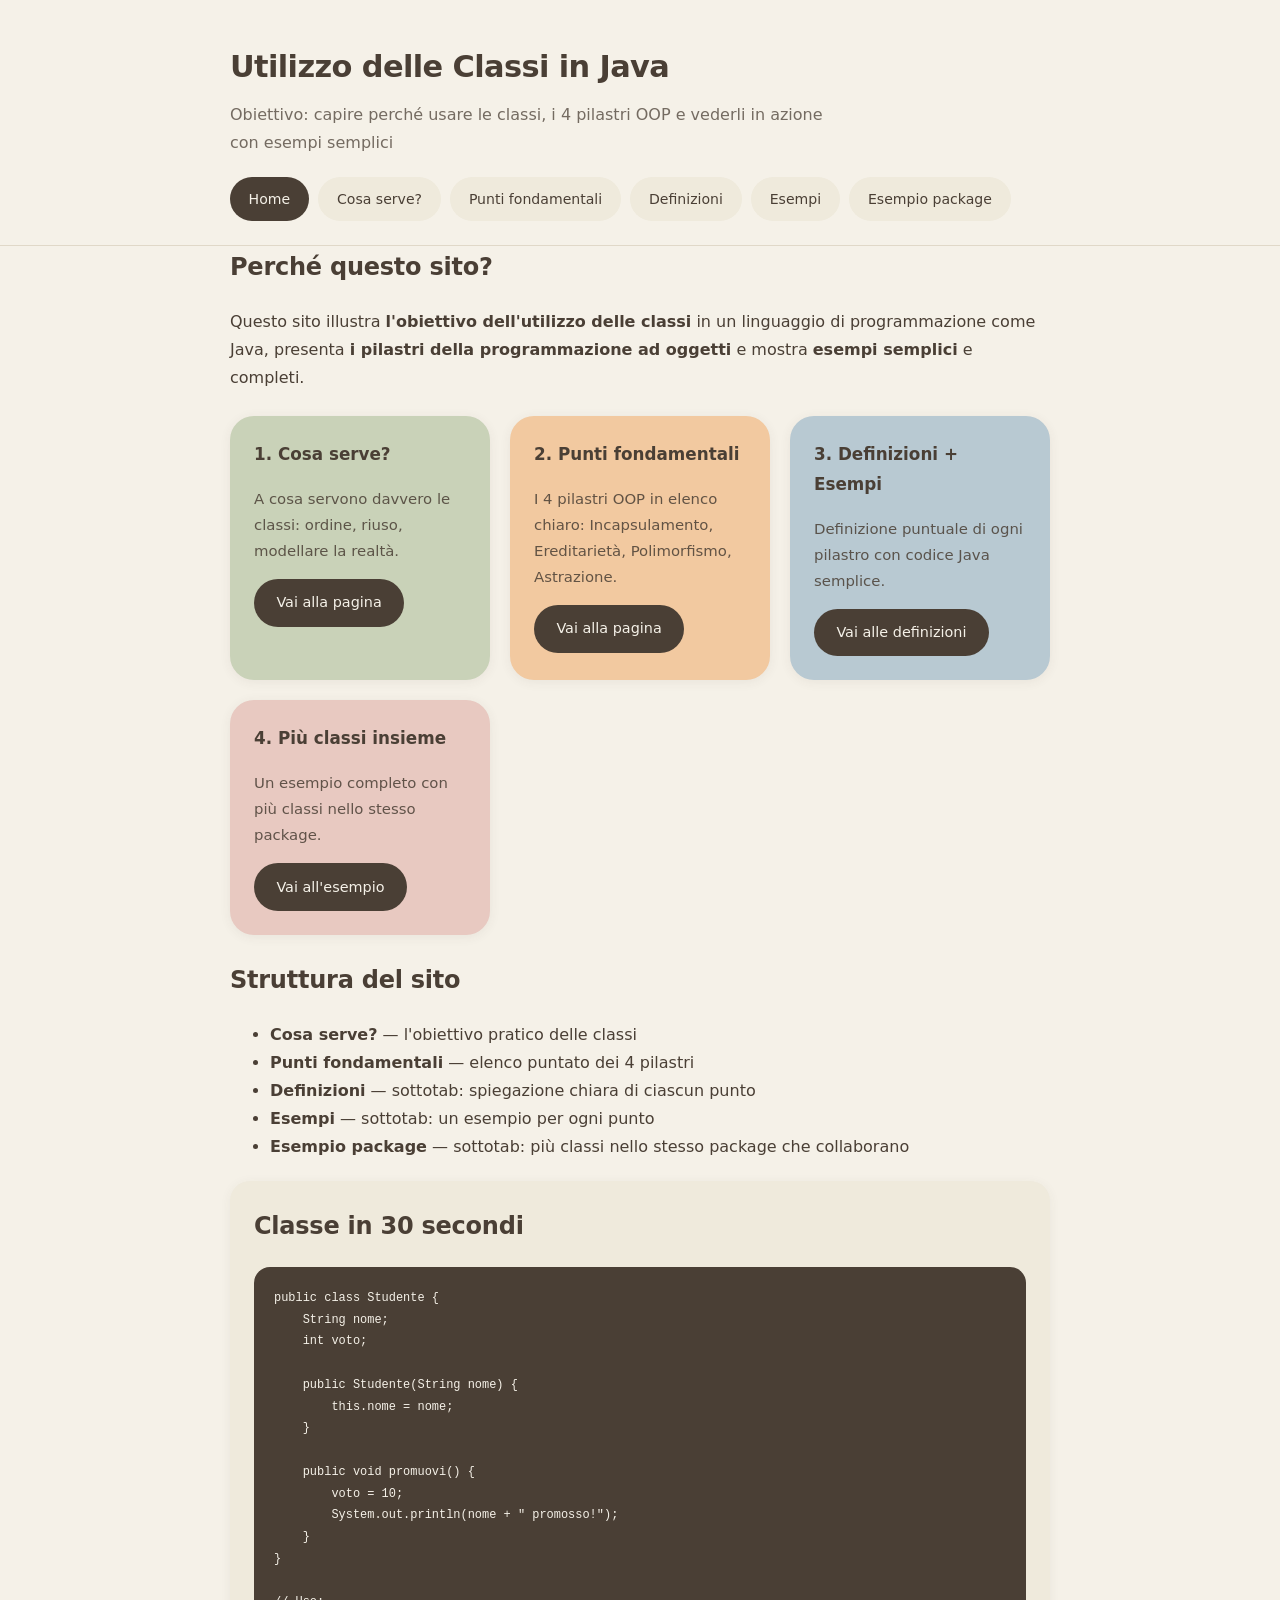
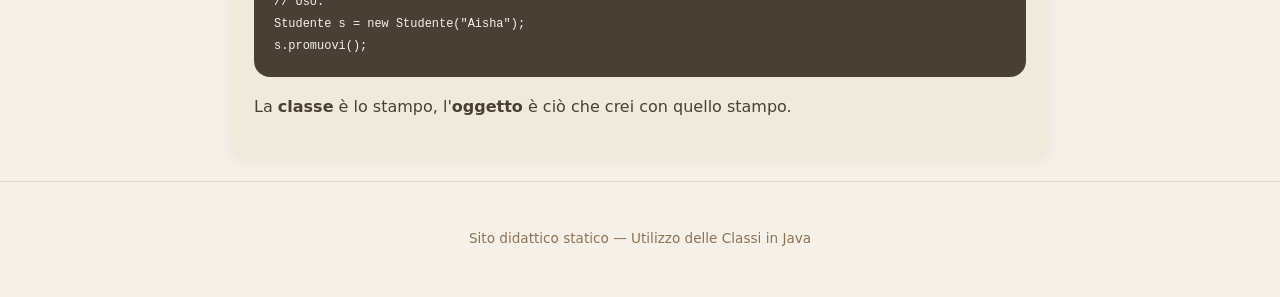
<file: index.html>
<!DOCTYPE html>
<html lang="it">
<head>
<meta charset="UTF-8">
<meta name="viewport" content="width=device-width, initial-scale=1.0">
<title>Utilizzo delle Classi in Java</title>
<link rel="stylesheet" href="css/style.css">
</head>
<body>
<header>
<div class="container">
<h1>Utilizzo delle Classi in Java</h1>
<p class="subtitle">Obiettivo: capire perché usare le classi, i 4 pilastri OOP e vederli in azione con esempi semplici</p>
<nav>
<a href="index.html" class="active">Home</a>
<a href="cosa-serve.html">Cosa serve?</a>
<a href="pilastri.html">Punti fondamentali</a>
<a href="definizioni.html">Definizioni</a>
<a href="esempi.html">Esempi</a>
<a href="esempio-package.html">Esempio package</a>
</nav>
</div>
</header>
<main class="container">
<section class="hero">
<h2>Perché questo sito?</h2>
<p>Questo sito illustra <strong>l'obiettivo dell'utilizzo delle classi</strong> in un linguaggio di programmazione come Java, presenta <strong>i pilastri della programmazione ad oggetti</strong> e mostra <strong>esempi semplici</strong> e completi.</p>
<div class="cards">
<div class="card">
<h3>1. Cosa serve?</h3>
<p>A cosa servono davvero le classi: ordine, riuso, modellare la realtà.</p>
<a class="btn" href="cosa-serve.html">Vai alla pagina</a>
</div>
<div class="card">
<h3>2. Punti fondamentali</h3>
<p>I 4 pilastri OOP in elenco chiaro: Incapsulamento, Ereditarietà, Polimorfismo, Astrazione.</p>
<a class="btn" href="pilastri.html">Vai alla pagina</a>
</div>
<div class="card">
<h3>3. Definizioni + Esempi</h3>
<p>Definizione puntuale di ogni pilastro con codice Java semplice.</p>
<a class="btn" href="definizioni.html">Vai alle definizioni</a>
</div>
<div class="card">
<h3>4. Più classi insieme</h3>
<p>Un esempio completo con più classi nello stesso package.</p>
<a class="btn" href="esempio-package.html">Vai all'esempio</a>
</div>
</div>
</section>
<section>
<h2>Struttura del sito</h2>
<ul>
<li><strong>Cosa serve?</strong> — l'obiettivo pratico delle classi</li>
<li><strong>Punti fondamentali</strong> — elenco puntato dei 4 pilastri</li>
<li><strong>Definizioni</strong> — sottotab: spiegazione chiara di ciascun punto</li>
<li><strong>Esempi</strong> — sottotab: un esempio per ogni punto</li>
<li><strong>Esempio package</strong> — sottotab: più classi nello stesso package che collaborano</li>
</ul>
</section>
<section class="box">
<h2>Classe in 30 secondi</h2>
<pre><code>public class Studente {
    String nome;
    int voto;

    public Studente(String nome) {
        this.nome = nome;
    }

    public void promuovi() {
        voto = 10;
        System.out.println(nome + " promosso!");
    }
}

// Uso:
Studente s = new Studente("Aisha");
s.promuovi();</code></pre>
<p>La <strong>classe</strong> è lo stampo, l'<strong>oggetto</strong> è ciò che crei con quello stampo.</p>
</section>
</main>
<footer>
<div class="container">
<p>Sito didattico statico — Utilizzo delle Classi in Java</p>
</div>
</footer>
<script src="js/main.js"></script>
</body>
</html>
</file>
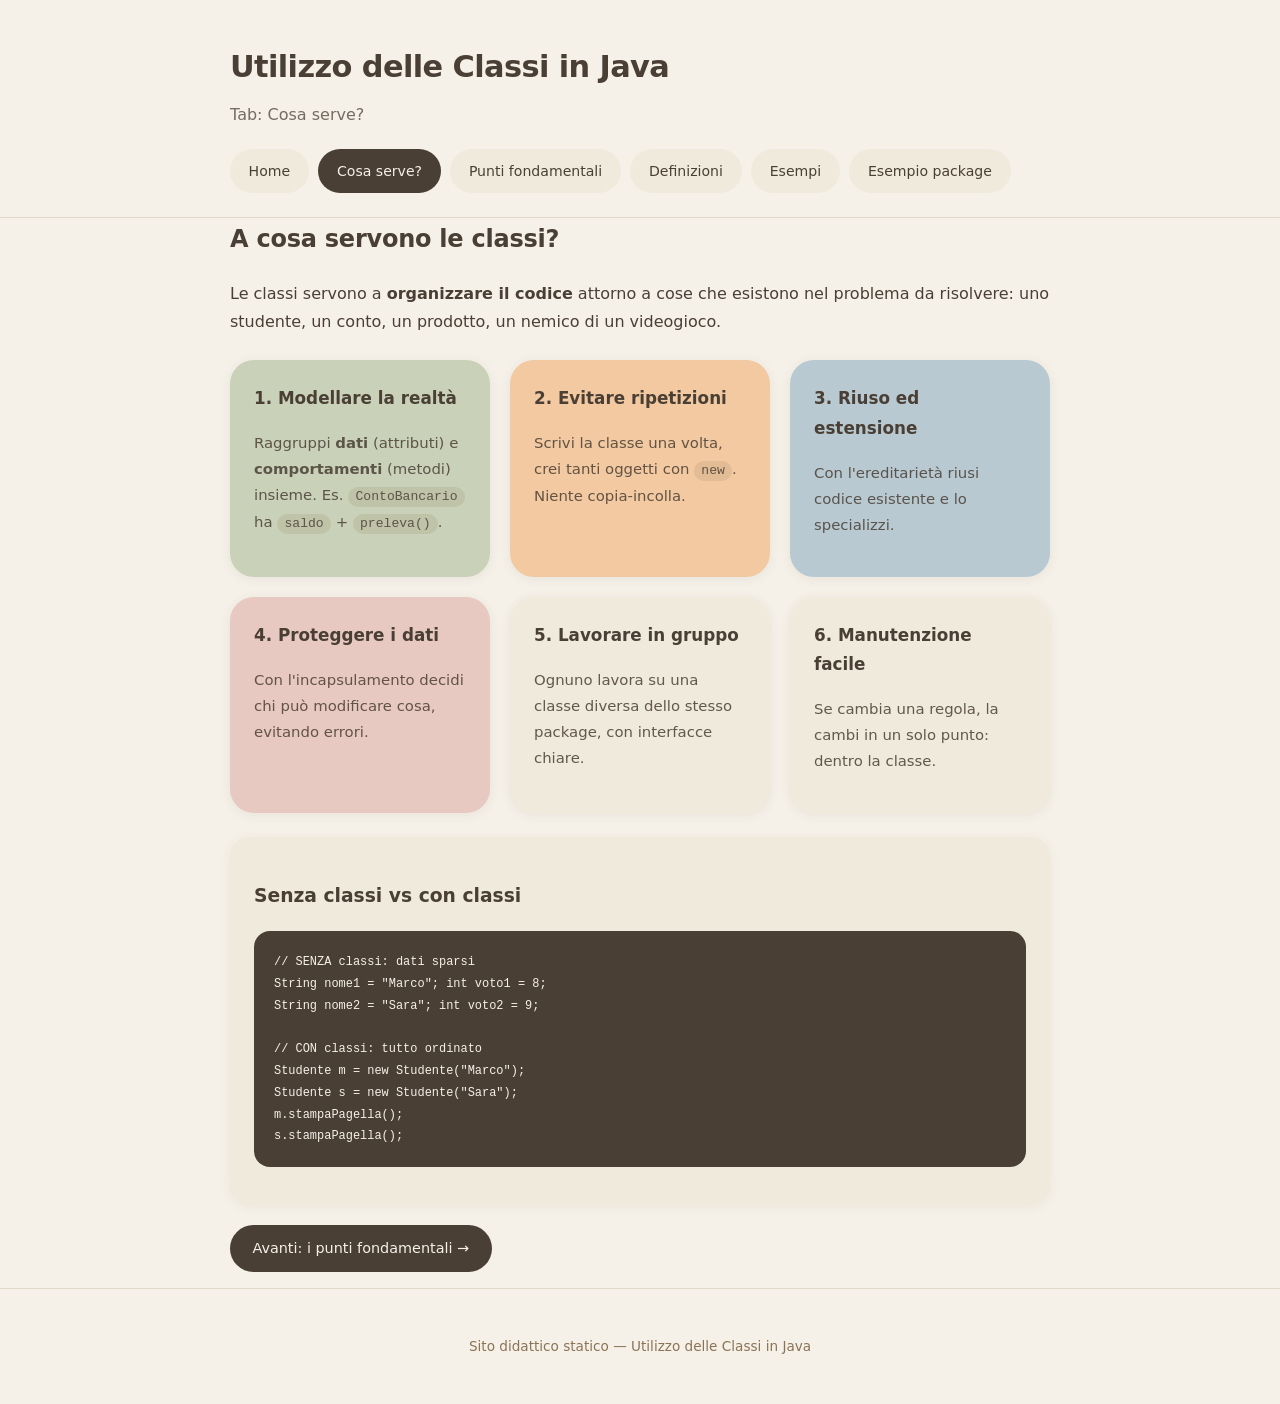
<file: cosa-serve.html>
<!DOCTYPE html>
<html lang="it">
<head>
<meta charset="UTF-8">
<meta name="viewport" content="width=device-width, initial-scale=1.0">
<title>Cosa serve? - Classi in Java</title>
<link rel="stylesheet" href="css/style.css">
</head>
<body>
<header>
<div class="container">
<h1>Utilizzo delle Classi in Java</h1>
<p class="subtitle">Tab: Cosa serve?</p>
<nav>
<a href="index.html">Home</a>
<a href="cosa-serve.html" class="active">Cosa serve?</a>
<a href="pilastri.html">Punti fondamentali</a>
<a href="definizioni.html">Definizioni</a>
<a href="esempi.html">Esempi</a>
<a href="esempio-package.html">Esempio package</a>
</nav>
</div>
</header>
<main class="container">
<h2>A cosa servono le classi?</h2>
<p>Le classi servono a <strong>organizzare il codice</strong> attorno a cose che esistono nel problema da risolvere: uno studente, un conto, un prodotto, un nemico di un videogioco.</p>
<div class="cards">
<div class="card"><h3>1. Modellare la realtà</h3><p>Raggruppi <strong>dati</strong> (attributi) e <strong>comportamenti</strong> (metodi) insieme. Es. <code>ContoBancario</code> ha <code>saldo</code> + <code>preleva()</code>.</p></div>
<div class="card"><h3>2. Evitare ripetizioni</h3><p>Scrivi la classe una volta, crei tanti oggetti con <code>new</code>. Niente copia-incolla.</p></div>
<div class="card"><h3>3. Riuso ed estensione</h3><p>Con l'ereditarietà riusi codice esistente e lo specializzi.</p></div>
<div class="card"><h3>4. Proteggere i dati</h3><p>Con l'incapsulamento decidi chi può modificare cosa, evitando errori.</p></div>
<div class="card"><h3>5. Lavorare in gruppo</h3><p>Ognuno lavora su una classe diversa dello stesso package, con interfacce chiare.</p></div>
<div class="card"><h3>6. Manutenzione facile</h3><p>Se cambia una regola, la cambi in un solo punto: dentro la classe.</p></div>
</div>
<section class="box">
<h3>Senza classi vs con classi</h3>
<pre><code>// SENZA classi: dati sparsi
String nome1 = "Marco"; int voto1 = 8;
String nome2 = "Sara"; int voto2 = 9;

// CON classi: tutto ordinato
Studente m = new Studente("Marco");
Studente s = new Studente("Sara");
m.stampaPagella();
s.stampaPagella();</code></pre>
</section>
<p><a class="btn" href="pilastri.html">Avanti: i punti fondamentali →</a></p>
</main>
<footer><div class="container"><p>Sito didattico statico — Utilizzo delle Classi in Java</p></div></footer>
<script src="js/main.js"></script>
</body>
</html>
</file>
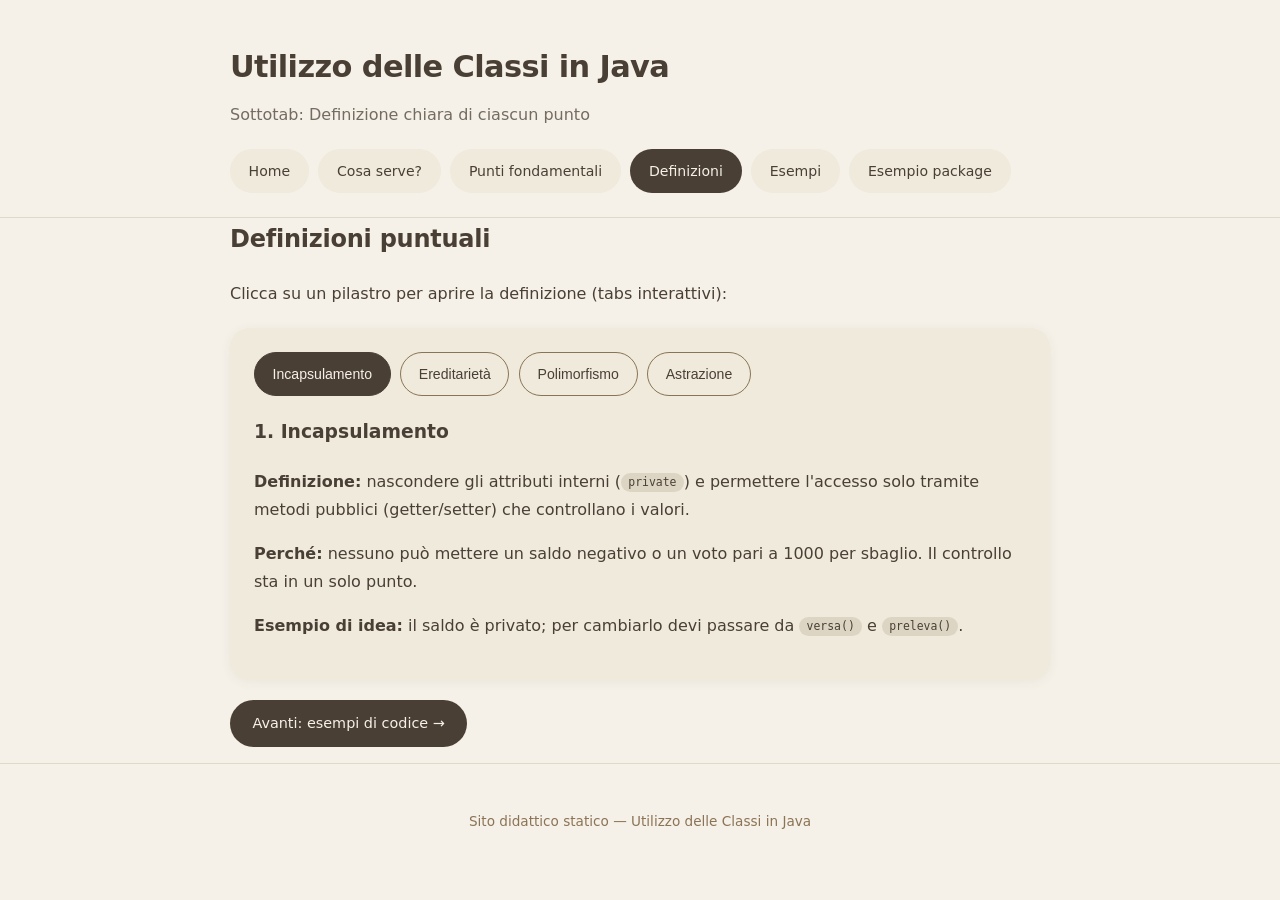
<file: definizioni.html>
<!DOCTYPE html>
<html lang="it">
<head>
<meta charset="UTF-8">
<meta name="viewport" content="width=device-width, initial-scale=1.0">
<title>Definizioni - Classi in Java</title>
<link rel="stylesheet" href="css/style.css">
</head>
<body>
<header>
<div class="container">
<h1>Utilizzo delle Classi in Java</h1>
<p class="subtitle">Sottotab: Definizione chiara di ciascun punto</p>
<nav>
<a href="index.html">Home</a>
<a href="cosa-serve.html">Cosa serve?</a>
<a href="pilastri.html">Punti fondamentali</a>
<a href="definizioni.html" class="active">Definizioni</a>
<a href="esempi.html">Esempi</a>
<a href="esempio-package.html">Esempio package</a>
</nav>
</div>
</header>
<main class="container">
<h2>Definizioni puntuali</h2>
<p>Clicca su un pilastro per aprire la definizione (tabs interattivi):</p>
<div class="tabs">
<div class="tab-buttons">
<button class="tab-btn active" data-tab="t1">Incapsulamento</button>
<button class="tab-btn" data-tab="t2">Ereditarietà</button>
<button class="tab-btn" data-tab="t3">Polimorfismo</button>
<button class="tab-btn" data-tab="t4">Astrazione</button>
</div>
<div class="tab-content active" id="t1">
<h3 id="incapsulamento">1. Incapsulamento</h3>
<p><strong>Definizione:</strong> nascondere gli attributi interni (<code>private</code>) e permettere l'accesso solo tramite metodi pubblici (getter/setter) che controllano i valori.</p>
<p><strong>Perché:</strong> nessuno può mettere un saldo negativo o un voto pari a 1000 per sbaglio. Il controllo sta in un solo punto.</p>
<p><strong>Esempio di idea:</strong> il saldo è privato; per cambiarlo devi passare da <code>versa()</code> e <code>preleva()</code>.</p>
</div>
<div class="tab-content" id="t2">
<h3 id="ereditarieta">2. Ereditarietà</h3>
<p><strong>Definizione:</strong> una classe figlia (<code>extends</code>) eredita attributi e metodi dalla classe padre e può aggiungere o modificare comportamenti.</p>
<p><strong>Perché:</strong> eviti duplicati. <code>Animale</code> ha <code>nome</code> e <code>mangia()</code>; <code>Cane</code> e <code>Gatto</code> riusano tutto e aggiungono solo il loro verso.</p>
<p><strong>Attenzione:</strong> usa "è un". Un Cane <em>è un</em> Animale. Non forzare gerarchie finte.</p>
</div>
<div class="tab-content" id="t3">
<h3 id="polimorfismo">3. Polimorfismo</h3>
<p><strong>Definizione:</strong> oggetti diversi rispondono allo stesso metodo in modo diverso (<code>@Override</code>). Puoi trattarli tutti come tipo padre.</p>
<p><strong>Perché:</strong> un ciclo solo per far <code>verso()</code> a cani, gatti e uccelli, ognuno col suo suono.</p>
<p><strong>Due tipi:</strong> override (stesso nome, corpo diverso) e overloading (stesso nome, parametri diversi).</p>
</div>
<div class="tab-content" id="t4">
<h3 id="astrazione">4. Astrazione</h3>
<p><strong>Definizione:</strong> mostri <em>cosa</em> fa un oggetto, nascondi <em>come</em> lo fa. Con <code>abstract</code> e <code>interface</code> definisci un contratto.</p>
<p><strong>Perché:</strong> chi usa <code>Veicolo.accelera()</code> non deve sapere se è elettrico o a benzina.</p>
<p><strong>Esempio:</strong> <code>interface Pagabile { void paga(double importo); }</code> — poi Contanti, Carta e Bonifico la implementano a modo loro.</p>
</div>
</div>
<p><a class="btn" href="esempi.html">Avanti: esempi di codice →</a></p>
</main>
<footer><div class="container"><p>Sito didattico statico — Utilizzo delle Classi in Java</p></div></footer>
<script src="js/main.js"></script>
</body>
</html>
</file>
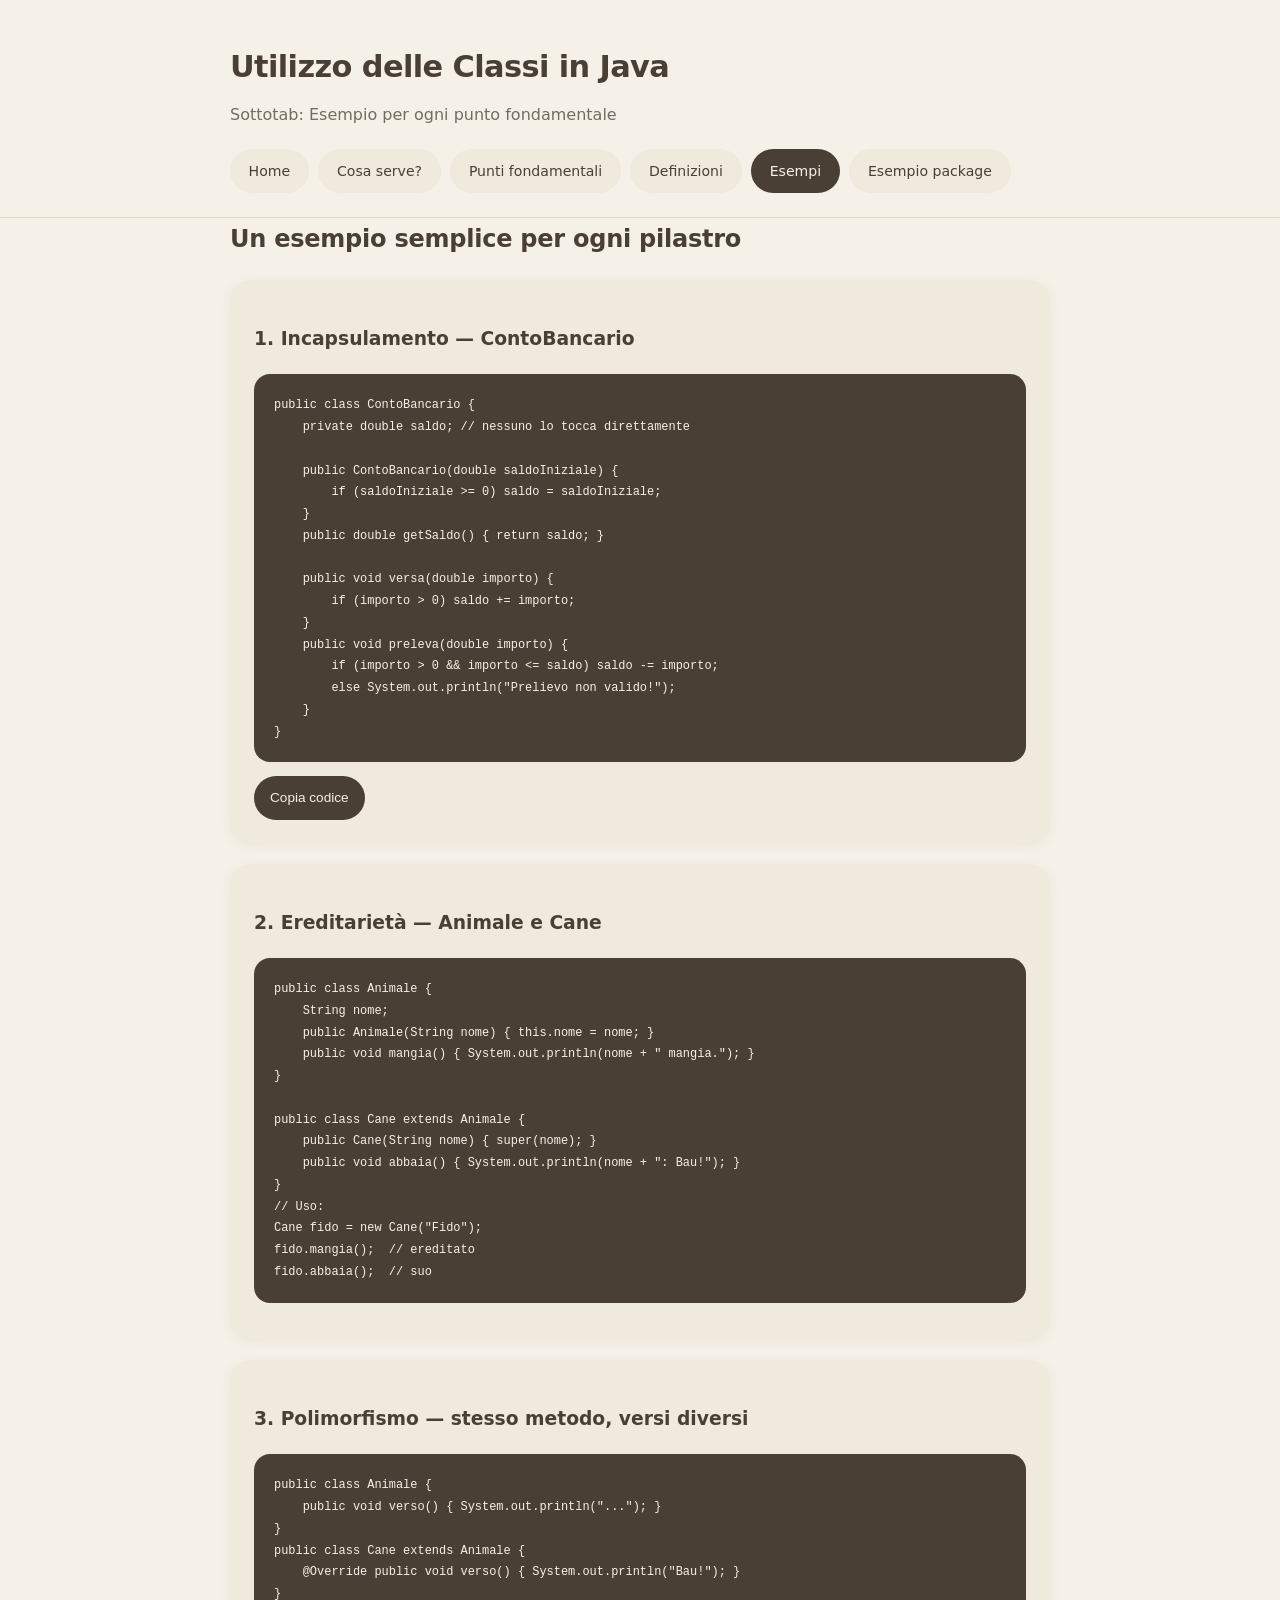
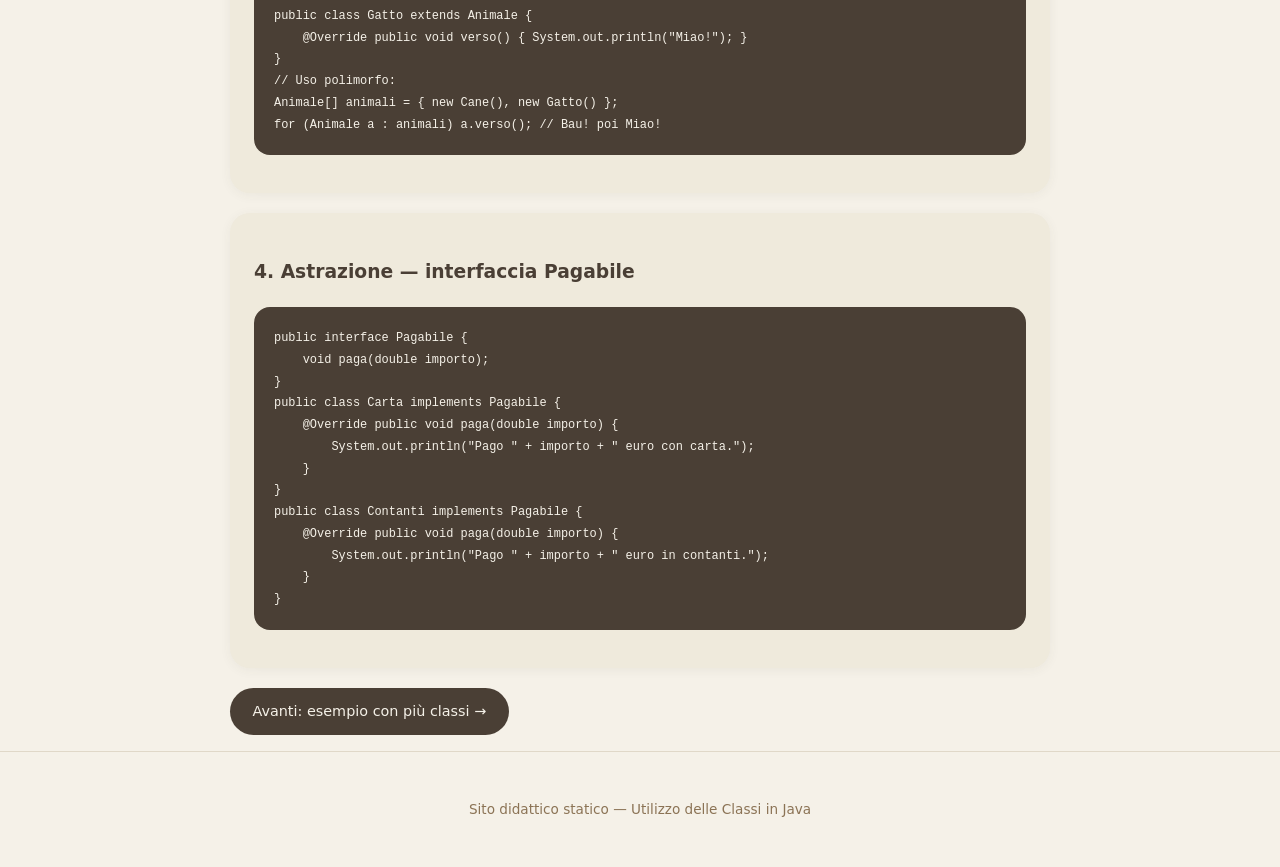
<file: esempi.html>
<!DOCTYPE html>
<html lang="it">
<head>
<meta charset="UTF-8">
<meta name="viewport" content="width=device-width, initial-scale=1.0">
<title>Esempi - Classi in Java</title>
<link rel="stylesheet" href="css/style.css">
</head>
<body>
<header>
<div class="container">
<h1>Utilizzo delle Classi in Java</h1>
<p class="subtitle">Sottotab: Esempio per ogni punto fondamentale</p>
<nav>
<a href="index.html">Home</a>
<a href="cosa-serve.html">Cosa serve?</a>
<a href="pilastri.html">Punti fondamentali</a>
<a href="definizioni.html">Definizioni</a>
<a href="esempi.html" class="active">Esempi</a>
<a href="esempio-package.html">Esempio package</a>
</nav>
</div>
</header>
<main class="container">
<h2>Un esempio semplice per ogni pilastro</h2>
<section class="box" id="incapsulamento">
<h3>1. Incapsulamento — ContoBancario</h3>
<pre><code>public class ContoBancario {
    private double saldo; // nessuno lo tocca direttamente

    public ContoBancario(double saldoIniziale) {
        if (saldoIniziale &gt;= 0) saldo = saldoIniziale;
    }
    public double getSaldo() { return saldo; }

    public void versa(double importo) {
        if (importo &gt; 0) saldo += importo;
    }
    public void preleva(double importo) {
        if (importo &gt; 0 &amp;&amp; importo &lt;= saldo) saldo -= importo;
        else System.out.println("Prelievo non valido!");
    }
}</code></pre>
<button class="btn small" data-copy="conto">Copia codice</button>
</section>
<section class="box" id="ereditarieta">
<h3>2. Ereditarietà — Animale e Cane</h3>
<pre><code>public class Animale {
    String nome;
    public Animale(String nome) { this.nome = nome; }
    public void mangia() { System.out.println(nome + " mangia."); }
}

public class Cane extends Animale {
    public Cane(String nome) { super(nome); }
    public void abbaia() { System.out.println(nome + ": Bau!"); }
}
// Uso:
Cane fido = new Cane("Fido");
fido.mangia();  // ereditato
fido.abbaia();  // suo</code></pre>
</section>
<section class="box" id="polimorfismo">
<h3>3. Polimorfismo — stesso metodo, versi diversi</h3>
<pre><code>public class Animale {
    public void verso() { System.out.println("..."); }
}
public class Cane extends Animale {
    @Override public void verso() { System.out.println("Bau!"); }
}
public class Gatto extends Animale {
    @Override public void verso() { System.out.println("Miao!"); }
}
// Uso polimorfo:
Animale[] animali = { new Cane(), new Gatto() };
for (Animale a : animali) a.verso(); // Bau! poi Miao!</code></pre>
</section>
<section class="box" id="astrazione">
<h3>4. Astrazione — interfaccia Pagabile</h3>
<pre><code>public interface Pagabile {
    void paga(double importo);
}
public class Carta implements Pagabile {
    @Override public void paga(double importo) {
        System.out.println("Pago " + importo + " euro con carta.");
    }
}
public class Contanti implements Pagabile {
    @Override public void paga(double importo) {
        System.out.println("Pago " + importo + " euro in contanti.");
    }
}</code></pre>
</section>
<p><a class="btn" href="esempio-package.html">Avanti: esempio con più classi →</a></p>
</main>
<footer><div class="container"><p>Sito didattico statico — Utilizzo delle Classi in Java</p></div></footer>
<script src="js/main.js"></script>
</body>
</html>
</file>
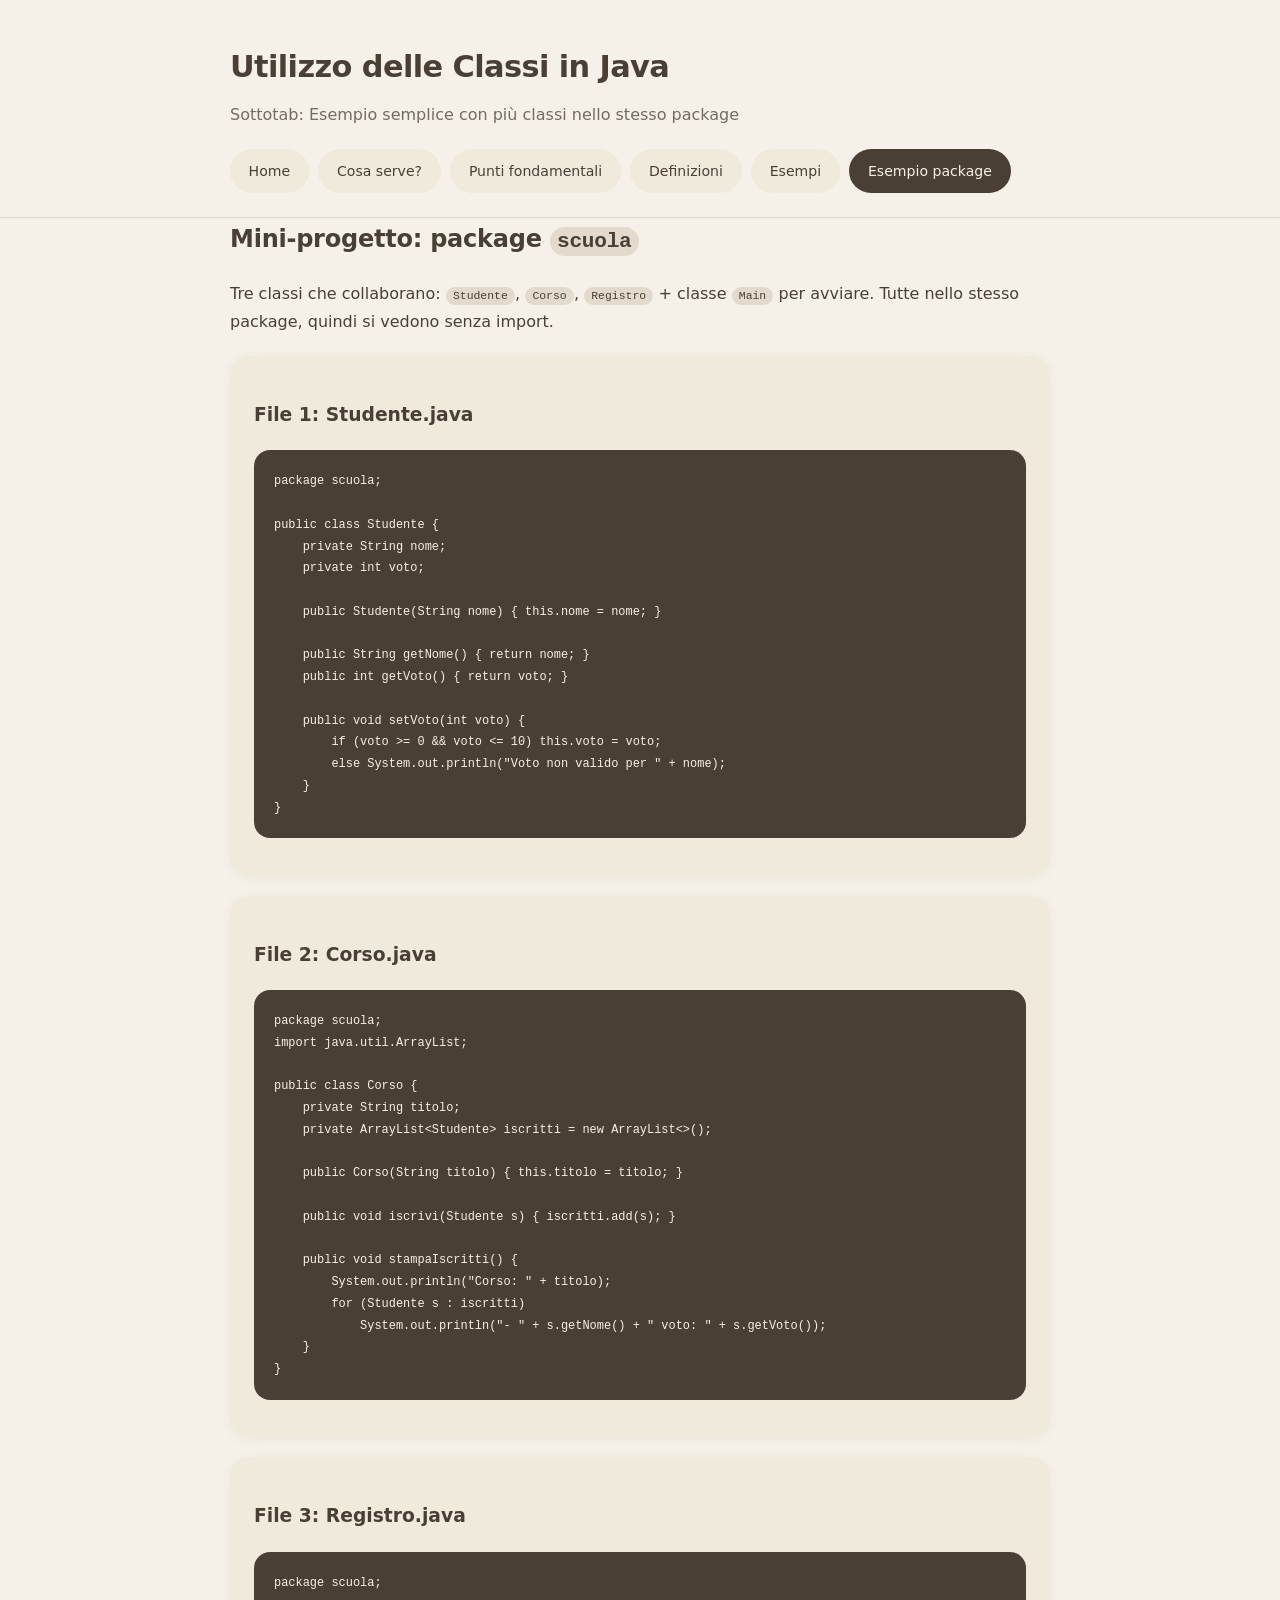
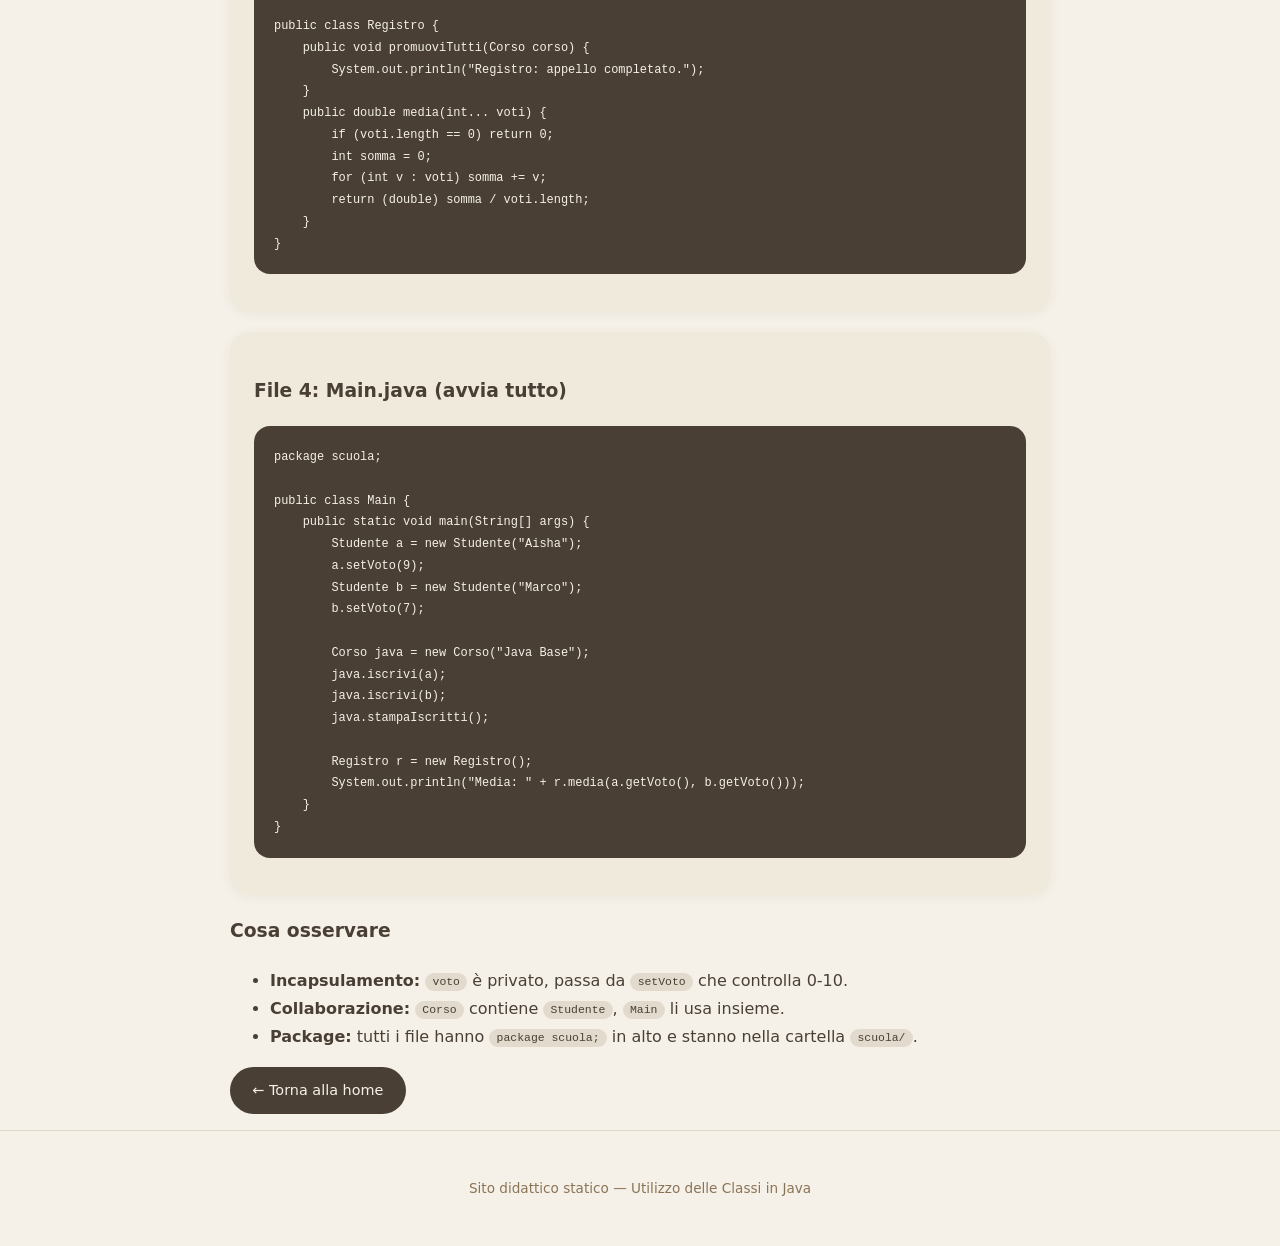
<file: esempio-package.html>
<!DOCTYPE html>
<html lang="it">
<head>
<meta charset="UTF-8">
<meta name="viewport" content="width=device-width, initial-scale=1.0">
<title>Esempio package - Classi in Java</title>
<link rel="stylesheet" href="css/style.css">
</head>
<body>
<header>
<div class="container">
<h1>Utilizzo delle Classi in Java</h1>
<p class="subtitle">Sottotab: Esempio semplice con più classi nello stesso package</p>
<nav>
<a href="index.html">Home</a>
<a href="cosa-serve.html">Cosa serve?</a>
<a href="pilastri.html">Punti fondamentali</a>
<a href="definizioni.html">Definizioni</a>
<a href="esempi.html">Esempi</a>
<a href="esempio-package.html" class="active">Esempio package</a>
</nav>
</div>
</header>
<main class="container">
<h2>Mini-progetto: package <code>scuola</code></h2>
<p>Tre classi che collaborano: <code>Studente</code>, <code>Corso</code>, <code>Registro</code> + classe <code>Main</code> per avviare. Tutte nello stesso package, quindi si vedono senza import.</p>
<section class="box">
<h3>File 1: Studente.java</h3>
<pre><code>package scuola;

public class Studente {
    private String nome;
    private int voto;

    public Studente(String nome) { this.nome = nome; }

    public String getNome() { return nome; }
    public int getVoto() { return voto; }

    public void setVoto(int voto) {
        if (voto &gt;= 0 &amp;&amp; voto &lt;= 10) this.voto = voto;
        else System.out.println("Voto non valido per " + nome);
    }
}</code></pre>
</section>
<section class="box">
<h3>File 2: Corso.java</h3>
<pre><code>package scuola;
import java.util.ArrayList;

public class Corso {
    private String titolo;
    private ArrayList&lt;Studente&gt; iscritti = new ArrayList&lt;&gt;();

    public Corso(String titolo) { this.titolo = titolo; }

    public void iscrivi(Studente s) { iscritti.add(s); }

    public void stampaIscritti() {
        System.out.println("Corso: " + titolo);
        for (Studente s : iscritti)
            System.out.println("- " + s.getNome() + " voto: " + s.getVoto());
    }
}</code></pre>
</section>
<section class="box">
<h3>File 3: Registro.java</h3>
<pre><code>package scuola;

public class Registro {
    public void promuoviTutti(Corso corso) {
        System.out.println("Registro: appello completato.");
    }
    public double media(int... voti) {
        if (voti.length == 0) return 0;
        int somma = 0;
        for (int v : voti) somma += v;
        return (double) somma / voti.length;
    }
}</code></pre>
</section>
<section class="box">
<h3>File 4: Main.java (avvia tutto)</h3>
<pre><code>package scuola;

public class Main {
    public static void main(String[] args) {
        Studente a = new Studente("Aisha");
        a.setVoto(9);
        Studente b = new Studente("Marco");
        b.setVoto(7);

        Corso java = new Corso("Java Base");
        java.iscrivi(a);
        java.iscrivi(b);
        java.stampaIscritti();

        Registro r = new Registro();
        System.out.println("Media: " + r.media(a.getVoto(), b.getVoto()));
    }
}</code></pre>
</section>
<section>
<h3>Cosa osservare</h3>
<ul>
<li><strong>Incapsulamento:</strong> <code>voto</code> è privato, passa da <code>setVoto</code> che controlla 0-10.</li>
<li><strong>Collaborazione:</strong> <code>Corso</code> contiene <code>Studente</code>, <code>Main</code> li usa insieme.</li>
<li><strong>Package:</strong> tutti i file hanno <code>package scuola;</code> in alto e stanno nella cartella <code>scuola/</code>.</li>
</ul>
</section>
<p><a class="btn" href="index.html">← Torna alla home</a></p>
</main>
<footer><div class="container"><p>Sito didattico statico — Utilizzo delle Classi in Java</p></div></footer>
<script src="js/main.js"></script>
</body>
</html>
</file>
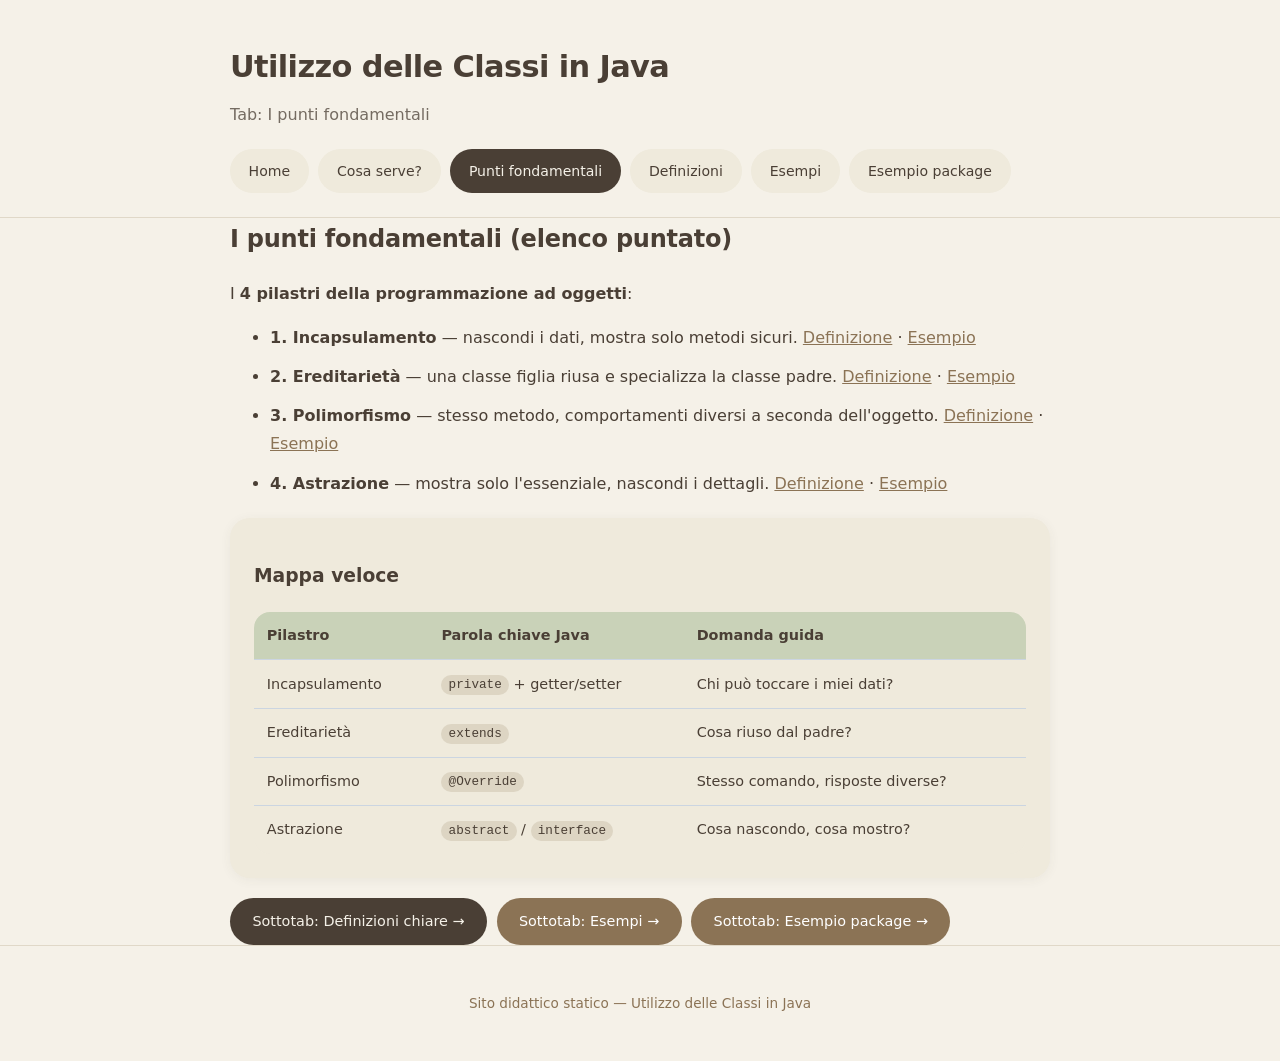
<file: pilastri.html>
<!DOCTYPE html>
<html lang="it">
<head>
<meta charset="UTF-8">
<meta name="viewport" content="width=device-width, initial-scale=1.0">
<title>Punti fondamentali - Classi in Java</title>
<link rel="stylesheet" href="css/style.css">
</head>
<body>
<header>
<div class="container">
<h1>Utilizzo delle Classi in Java</h1>
<p class="subtitle">Tab: I punti fondamentali</p>
<nav>
<a href="index.html">Home</a>
<a href="cosa-serve.html">Cosa serve?</a>
<a href="pilastri.html" class="active">Punti fondamentali</a>
<a href="definizioni.html">Definizioni</a>
<a href="esempi.html">Esempi</a>
<a href="esempio-package.html">Esempio package</a>
</nav>
</div>
</header>
<main class="container">
<h2>I punti fondamentali (elenco puntato)</h2>
<p>I <strong>4 pilastri della programmazione ad oggetti</strong>:</p>
<ul class="pillars">
<li><strong>1. Incapsulamento</strong> — nascondi i dati, mostra solo metodi sicuri. <a href="definizioni.html#incapsulamento">Definizione</a> · <a href="esempi.html#incapsulamento">Esempio</a></li>
<li><strong>2. Ereditarietà</strong> — una classe figlia riusa e specializza la classe padre. <a href="definizioni.html#ereditarieta">Definizione</a> · <a href="esempi.html#ereditarieta">Esempio</a></li>
<li><strong>3. Polimorfismo</strong> — stesso metodo, comportamenti diversi a seconda dell'oggetto. <a href="definizioni.html#polimorfismo">Definizione</a> · <a href="esempi.html#polimorfismo">Esempio</a></li>
<li><strong>4. Astrazione</strong> — mostra solo l'essenziale, nascondi i dettagli. <a href="definizioni.html#astrazione">Definizione</a> · <a href="esempi.html#astrazione">Esempio</a></li>
</ul>
<section class="box">
<h3>Mappa veloce</h3>
<table>
<tr><th>Pilastro</th><th>Parola chiave Java</th><th>Domanda guida</th></tr>
<tr><td>Incapsulamento</td><td><code>private</code> + getter/setter</td><td>Chi può toccare i miei dati?</td></tr>
<tr><td>Ereditarietà</td><td><code>extends</code></td><td>Cosa riuso dal padre?</td></tr>
<tr><td>Polimorfismo</td><td><code>@Override</code></td><td>Stesso comando, risposte diverse?</td></tr>
<tr><td>Astrazione</td><td><code>abstract</code> / <code>interface</code></td><td>Cosa nascondo, cosa mostro?</td></tr>
</table>
</section>
<div class="subnav">
<a class="btn" href="definizioni.html">Sottotab: Definizioni chiare →</a>
<a class="btn secondary" href="esempi.html">Sottotab: Esempi →</a>
<a class="btn secondary" href="esempio-package.html">Sottotab: Esempio package →</a>
</div>
</main>
<footer><div class="container"><p>Sito didattico statico — Utilizzo delle Classi in Java</p></div></footer>
<script src="js/main.js"></script>
</body>
</html>
</file>
<file: css/style.css>
* { box-sizing: border-box; }
html { -webkit-text-size-adjust: 100%; }
body {
  font-family: system-ui, -apple-system, "Segoe UI", sans-serif;
  margin: 0;
  color: #4a3f35;
  background: #f5f1e8;
  line-height: 1.75;
  overflow-x: hidden;
}
img { max-width: 100%; height: auto; }
.container { max-width: 860px; margin: 0 auto; padding: 0 1.25rem; }
header {
  background: #f5f1e8;
  color: #4a3f35;
  padding: 2.5rem 0 1.5rem;
  border-bottom: 1px solid #e0d8c8;
}
header h1 { margin: 0; font-size: clamp(1.4rem, 4.5vw, 1.9rem); font-weight: 600; letter-spacing: -0.02em; }
.subtitle { opacity: .75; margin: .5rem 0 1.25rem; font-size: clamp(.92rem, 2.5vw, 1rem); max-width: 60ch; }
nav { display: flex; flex-wrap: wrap; gap: .6rem; }
nav a {
  color: #4a3f35;
  text-decoration: none;
  background: #efeADC;
  padding: .5rem 1.1rem;
  border-radius: 999px;
  font-size: .88rem;
  border: 1px solid transparent;
  min-height: 44px;
  display: inline-flex;
  align-items: center;
}
nav a.active, nav a:hover { background: #4a3f35; color: #f5f1e8; }
main { padding: 2rem 0 4rem; }
.hero h2, h2 { color: #4a3f35; font-weight: 600; letter-spacing: -0.01em; margin-top: 0; font-size: clamp(1.2rem, 3.5vw, 1.5rem); }
h3 { font-size: clamp(1rem, 3vw, 1.17rem); }
.cards {
  display: grid;
  grid-template-columns: repeat(auto-fit, minmax(min(100%, 240px), 1fr));
  gap: 1.25rem;
  margin: 1.5rem 0;
}
.card {
  background: #efeADC;
  border: none;
  border-radius: 24px;
  padding: 1.5rem;
  box-shadow: 0 2px 12px rgba(74,63,53,.07);
  min-width: 0;
}
.card:nth-child(1) { background: #c9d2b8; }
.card:nth-child(2) { background: #f2c9a0; }
.card:nth-child(3) { background: #b8c9d2; }
.card:nth-child(4) { background: #e8c9c1; }
.card h3 { margin-top: 0; font-size: 1.05rem; }
.card p { font-size: .93rem; opacity: .85; }
.btn {
  display: inline-block;
  background: #4a3f35;
  color: #f5f1e8;
  padding: .7rem 1.4rem;
  border-radius: 999px;
  text-decoration: none;
  border: none;
  cursor: pointer;
  font-size: .9rem;
  min-height: 44px;
}
.btn.secondary { background: #8b7355; color: #fff; }
.btn.small { font-size: .85rem; padding: .5rem 1rem; }
.box {
  background: #efeADC;
  border: none;
  border-radius: 20px;
  padding: 1.5rem;
  margin: 1.25rem 0;
  box-shadow: 0 2px 12px rgba(74,63,53,.06);
  overflow-x: auto;
  overflow-wrap: break-word;
}
pre {
  background: #4a3f35;
  color: #f5f1e8;
  padding: 1.25rem;
  border-radius: 16px;
  overflow-x: auto;
  -webkit-overflow-scrolling: touch;
  font-size: .85rem;
  line-height: 1.6;
  max-width: 100%;
  tab-size: 2;
}
code { background: rgba(139,115,85,.18); padding: .15rem .45rem; border-radius: 999px; font-size: .88em; overflow-wrap: break-word; }
pre code { background: none; padding: 0; border-radius: 0; color: inherit; }
table { width: 100%; border-collapse: collapse; background: #efeADC; border-radius: 16px; overflow: hidden; }
th, td { border-bottom: 1px solid #cbd5e1; padding: .7rem .8rem; text-align: left; font-size: .9rem; }
th { background: #c9d2b8; color: #4a3f35; font-weight: 600; }
tr:last-child td { border-bottom: none; }
.pillars li { margin-bottom: .7rem; }
.pillars a { color: #8b7355; }
.tabs {
  background: #efeADC;
  border: none;
  border-radius: 20px;
  padding: 1.5rem;
  margin: 1.25rem 0;
  box-shadow: 0 2px 12px rgba(74,63,53,.06);
}
.tab-buttons { display: flex; flex-wrap: wrap; gap: .6rem; margin-bottom: 1.25rem; }
.tab-btn {
  border: 1px solid #8b7355;
  background: transparent;
  color: #4a3f35;
  padding: .5rem 1.1rem;
  border-radius: 999px;
  cursor: pointer;
  font-size: .88rem;
  min-height: 44px;
}
.tab-btn.active { background: #4a3f35; color: #f5f1e8; border-color: #4a3f35; }
.tab-content { display: none; }
.tab-content.active { display: block; }
.subnav { display: flex; gap: .6rem; flex-wrap: wrap; margin-top: 1.25rem; }
footer { background: transparent; color: #8b7355; padding: 2rem 0; text-align: center; font-size: .85rem; border-top: 1px solid #e0d8c8; }
@media (max-width: 700px) {
  main { padding: 1.5rem 0 3rem; }
  .cards { gap: 1rem; }
  table { display: block; overflow-x: auto; -webkit-overflow-scrolling: touch; }
  th, td { font-size: .82rem; padding: .55rem .6rem; white-space: nowrap; }
  th:first-child, td:first-child { white-space: normal; min-width: 7rem; }
  pre { font-size: .78rem; padding: 1rem; }
  .subnav .btn { flex: 1 1 100%; text-align: center; }
}
@media (max-width: 600px) {
  header { padding: 1.75rem 0 1.25rem; }
  .box, .card, .tabs { padding: 1.15rem; }
  nav { gap: .45rem; }
  nav a { padding: .45rem .9rem; font-size: .82rem; }
}
@media (max-width: 400px) {
  .container { padding: 0 .8rem; }
  .card { border-radius: 20px; }
  .btn { width: 100%; text-align: center; }
  .btn.small { width: auto; }
}
@media (prefers-reduced-motion: reduce) {
  * { transition: none; scroll-behavior: auto; }
}
</file>
